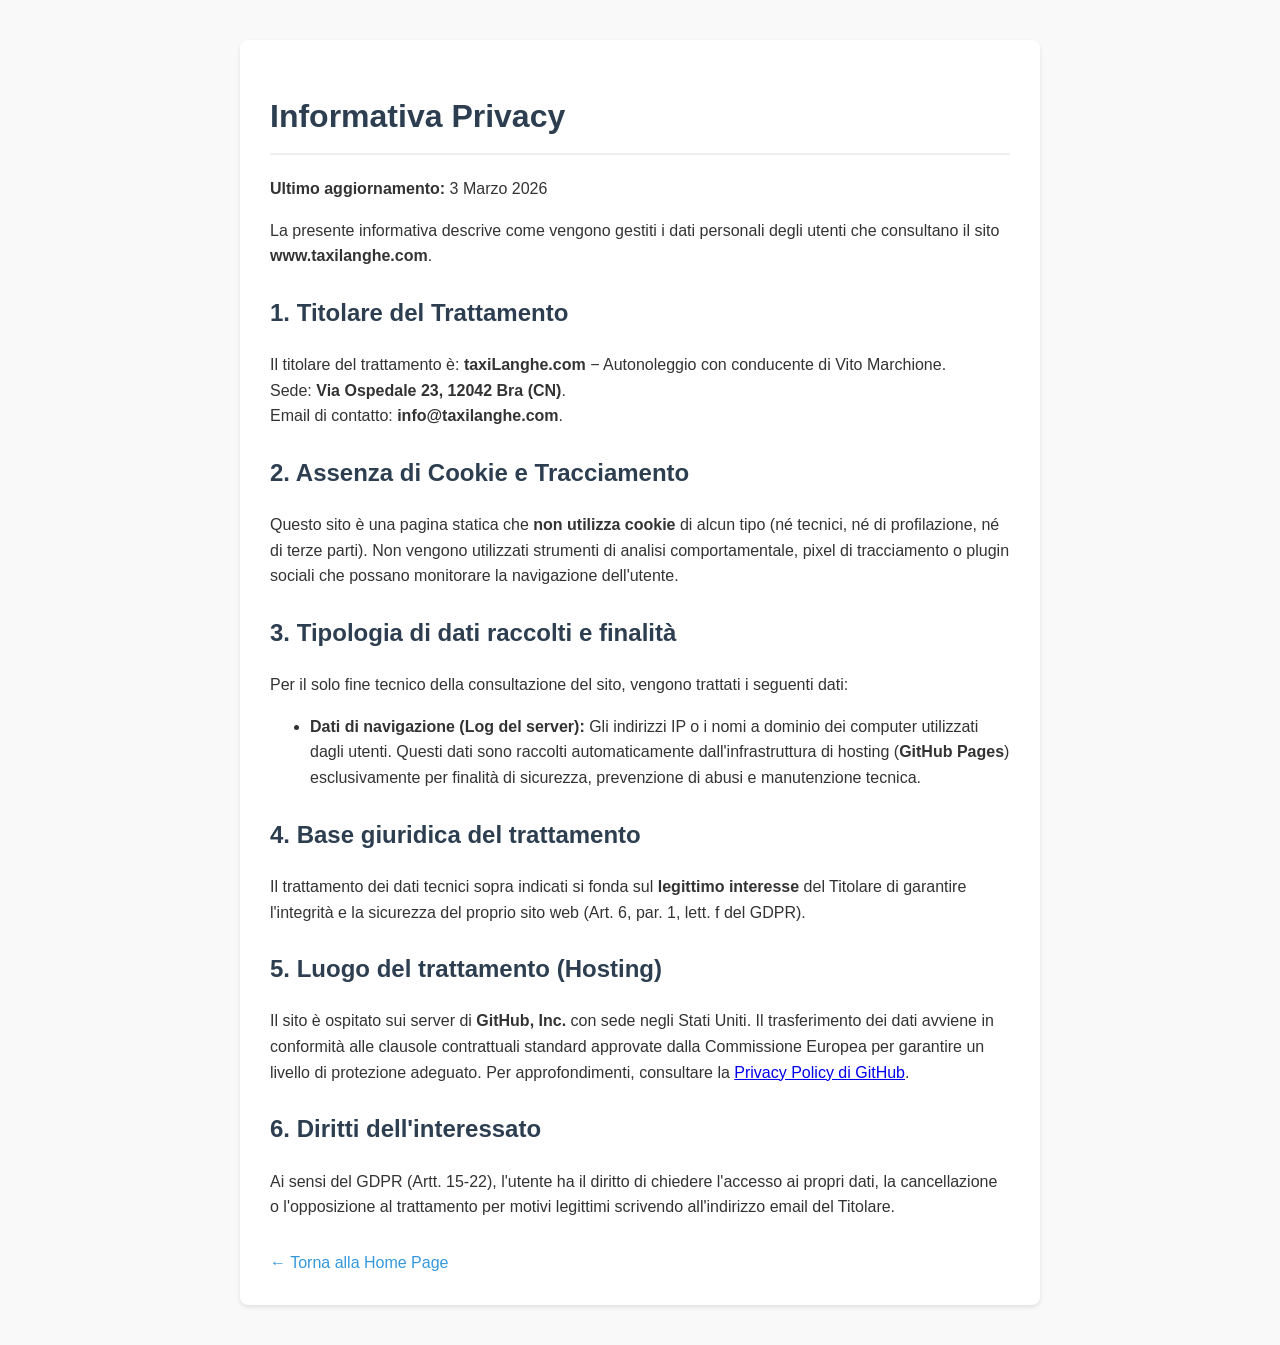
<file: privacypolicy.html>
<!DOCTYPE html>
<html lang="it">
<head>
    <meta charset="UTF-8">
    <meta name="viewport" content="width=device-width, initial-scale=1.0">
    <title>Privacy Policy - taxiLanghe.com</title>
    <style>
        body {
            font-family: -apple-system, BlinkMacSystemFont, "Segoe UI", Roboto, Helvetica, Arial, sans-serif;
            line-height: 1.6;
            color: #333;
            max-width: 800px;
            margin: 0 auto;
            padding: 40px 20px;
            background-color: #f9f9f9;
        }
        .container {
            background: #fff;
            padding: 30px;
            border-radius: 8px;
            box-shadow: 0 2px 4px rgba(0,0,0,0.1);
        }
        h1 { color: #2c3e50; border-bottom: 2px solid #eee; padding-bottom: 10px; }
        h2 { color: #2c3e50; margin-top: 25px; }
        p, li { font-size: 16px; }
        .footer-link { margin-top: 30px; display: block; color: #3498db; text-decoration: none; }
        .footer-link:hover { text-decoration: underline; }
    </style>
</head>
<body>

<div class="container">
    <h1>Informativa Privacy</h1>
    <p><strong>Ultimo aggiornamento:</strong> 3 Marzo 2026</p>

    <p>La presente informativa descrive come vengono gestiti i dati personali degli utenti che consultano il sito <strong>www.taxilanghe.com</strong>.</p>

    <h2>1. Titolare del Trattamento</h2>
    <p>Il titolare del trattamento è: <strong>taxiLanghe.com</strong> − Autonoleggio con conducente di Vito Marchione.<br>
    Sede: <strong>Via Ospedale 23, 12042 Bra (CN)</strong>.<br>
    Email di contatto: <strong>info@taxilanghe.com</strong>.</p>

    <h2>2. Assenza di Cookie e Tracciamento</h2>
    <p>Questo sito è una pagina statica che <strong>non utilizza cookie</strong> di alcun tipo (né tecnici, né di profilazione, né di terze parti). Non vengono utilizzati strumenti di analisi comportamentale, pixel di tracciamento o plugin sociali che possano monitorare la navigazione dell'utente.</p>

    <h2>3. Tipologia di dati raccolti e finalità</h2>
    <p>Per il solo fine tecnico della consultazione del sito, vengono trattati i seguenti dati:</p>
    <ul>
        <li><strong>Dati di navigazione (Log del server):</strong> Gli indirizzi IP o i nomi a dominio dei computer utilizzati dagli utenti. Questi dati sono raccolti automaticamente dall'infrastruttura di hosting (<strong>GitHub Pages</strong>) esclusivamente per finalità di sicurezza, prevenzione di abusi e manutenzione tecnica.</li>
    </ul>

    <h2>4. Base giuridica del trattamento</h2>
    <p>Il trattamento dei dati tecnici sopra indicati si fonda sul <strong>legittimo interesse</strong> del Titolare di garantire l'integrità e la sicurezza del proprio sito web (Art. 6, par. 1, lett. f del GDPR).</p>

    <h2>5. Luogo del trattamento (Hosting)</h2>
    <p>Il sito è ospitato sui server di <strong>GitHub, Inc.</strong> con sede negli Stati Uniti. Il trasferimento dei dati avviene in conformità alle clausole contrattuali standard approvate dalla Commissione Europea per garantire un livello di protezione adeguato. Per approfondimenti, consultare la <a href="https://docs.github.com/en/site-policy/privacy-policies/github-privacy-statement" target="_blank">Privacy Policy di GitHub</a>.</p>

    <h2>6. Diritti dell'interessato</h2>
    <p>Ai sensi del GDPR (Artt. 15-22), l'utente ha il diritto di chiedere l'accesso ai propri dati, la cancellazione o l'opposizione al trattamento per motivi legittimi scrivendo all'indirizzo email del Titolare.</p>

    <a href="index.html" class="footer-link">← Torna alla Home Page</a>
</div>

</body>
</html>
</file>
